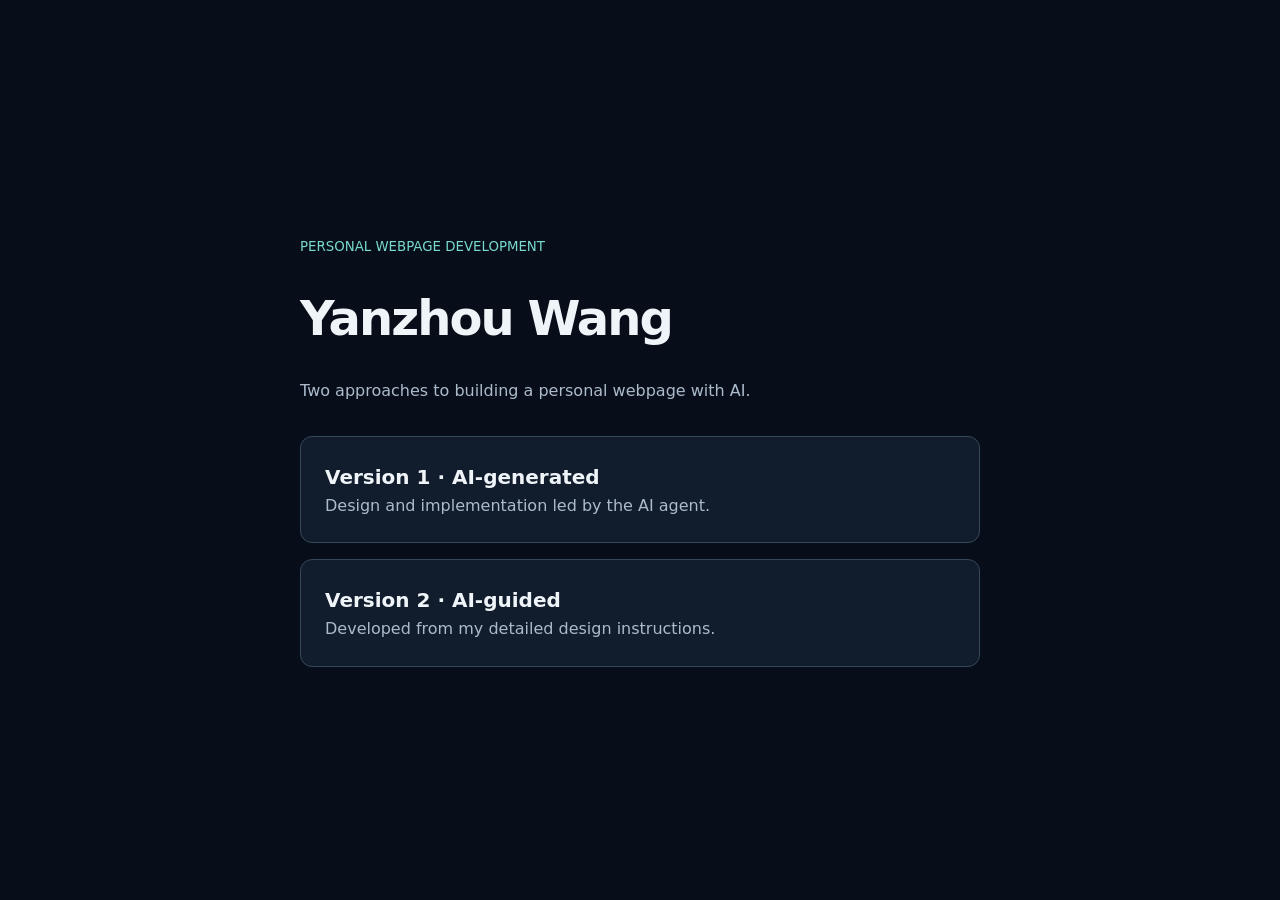
<file: index.html>
<!doctype html>
<html lang="en">
<head>
  <meta charset="utf-8">
  <meta name="viewport" content="width=device-width, initial-scale=1">
  <meta name="description" content="Two approaches to AI-assisted personal webpage development by Yanzhou Wang.">
  <title>Yanzhou Wang | Personal Webpages</title>
  <style>
    *{box-sizing:border-box}body{margin:0;min-height:100vh;display:grid;place-items:center;background:#080e19;color:#eff4f8;font:16px/1.6 system-ui,sans-serif;padding:32px}main{max-width:680px;width:100%}p{color:#acbbcc}h1{font-size:clamp(32px,6vw,48px);line-height:1.15;letter-spacing:-.04em}nav{display:grid;gap:16px;margin-top:32px}a{display:block;padding:24px;border:1px solid #34485b;border-radius:12px;color:inherit;text-decoration:none;background:#111d2d}a:hover{border-color:#78dacf}a:focus-visible{outline:3px solid #78dacf;outline-offset:5px}a strong{display:block;font-size:20px}a span{color:#acbbcc}small{color:#78dacf}
  </style>
</head>
<body><main><small>PERSONAL WEBPAGE DEVELOPMENT</small><h1>Yanzhou Wang</h1><p>Two approaches to building a personal webpage with AI.</p><nav aria-label="Choose a webpage version"><a href="./ai-generated-page.html"><strong>Version 1 · AI-generated</strong><span>Design and implementation led by the AI agent.</span></a><a href="./me-designed-page.html"><strong>Version 2 · AI-guided</strong><span>Developed from my detailed design instructions.</span></a></nav></main></body>
</html>
</file>
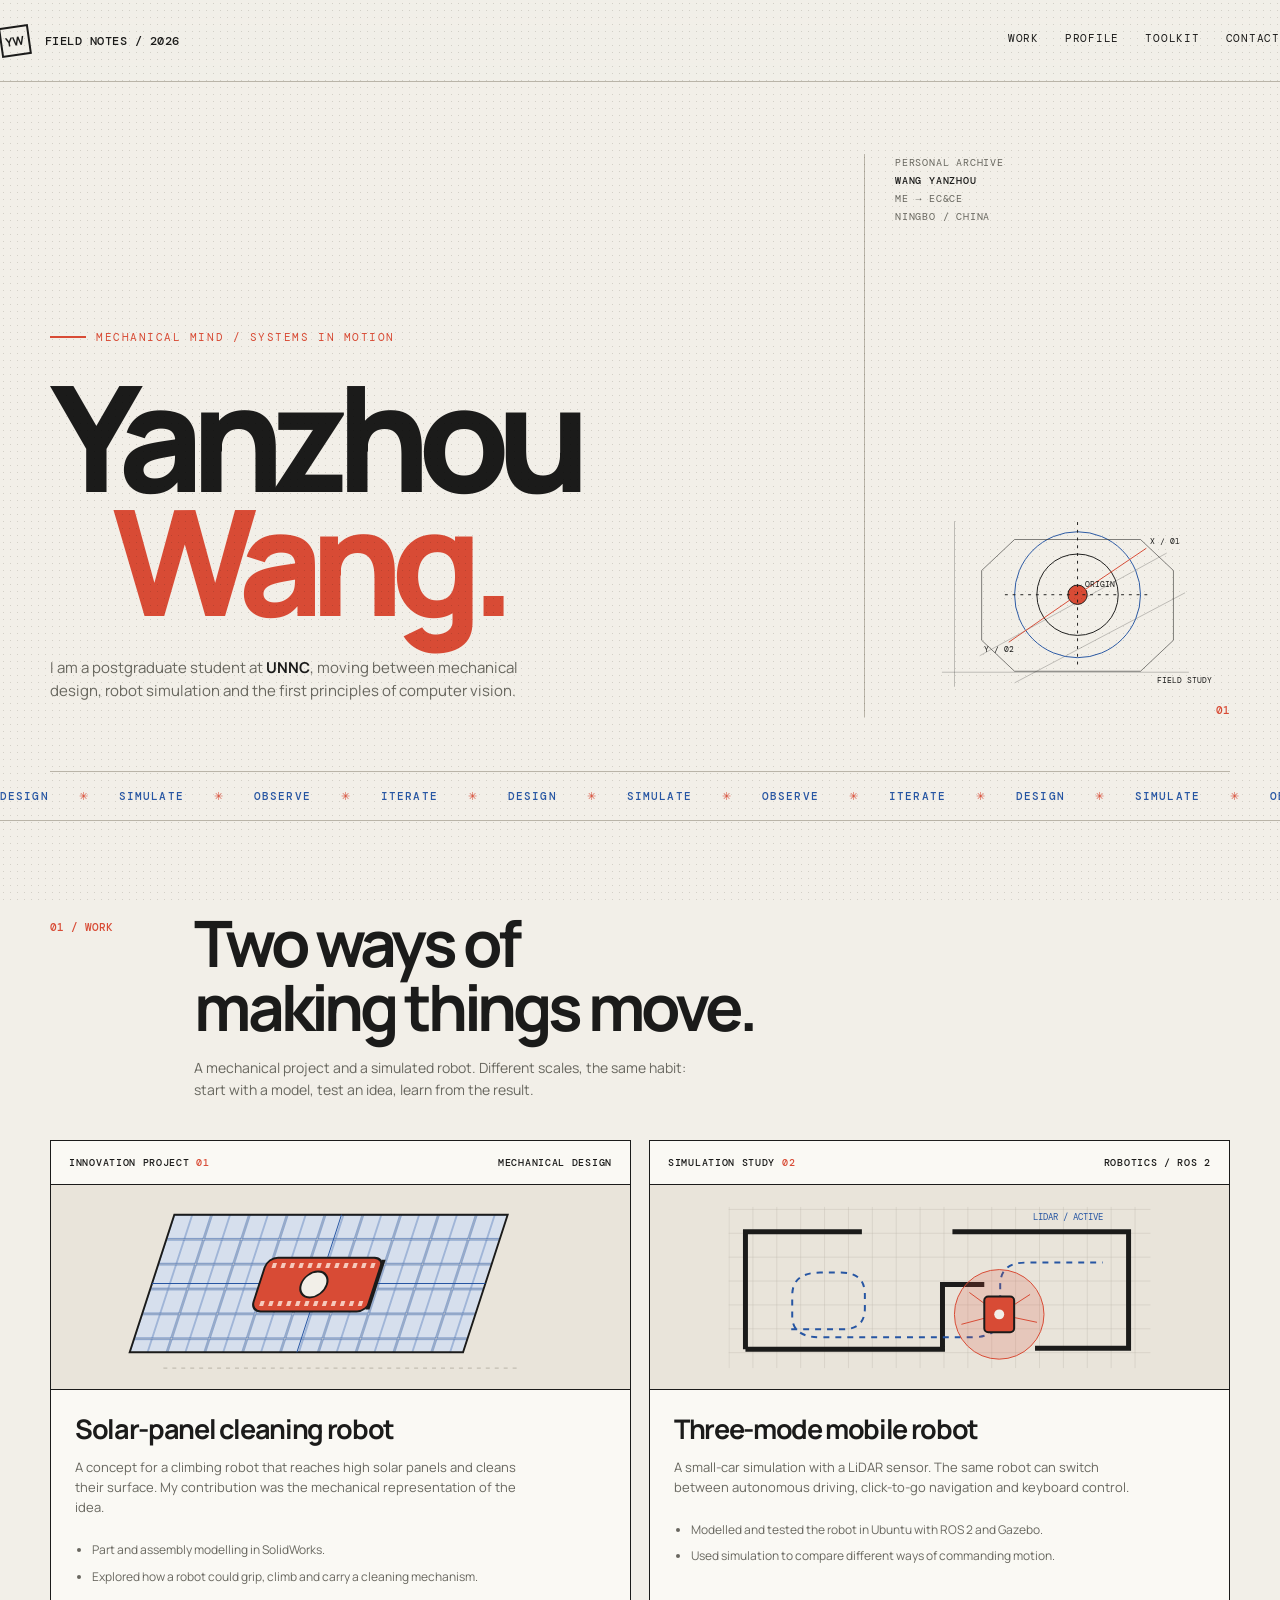
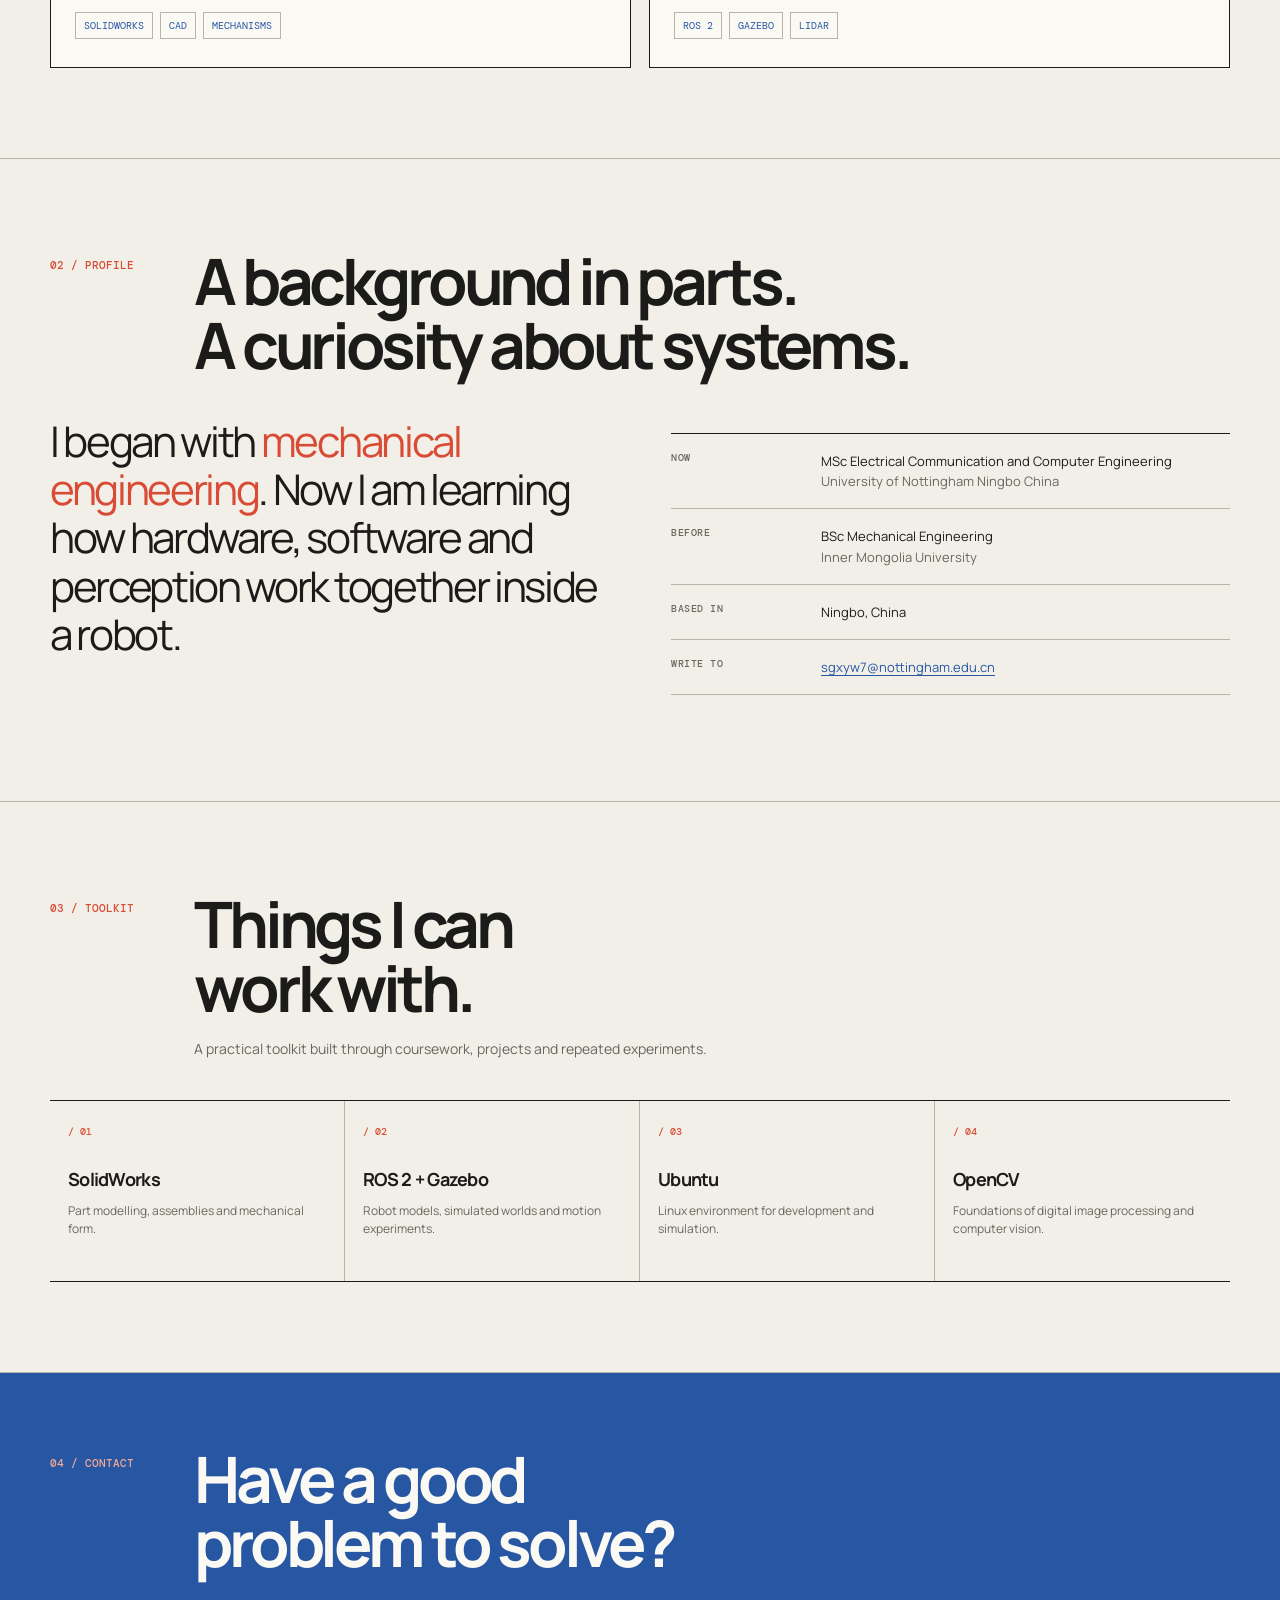
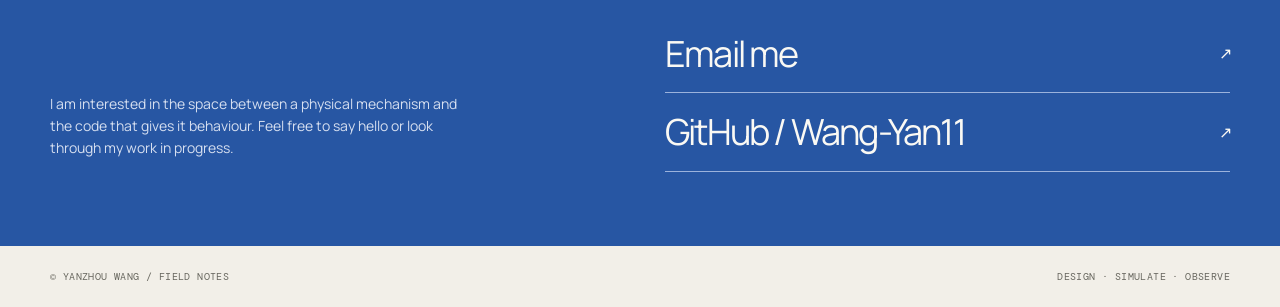
<file: ai-generated-page.html>
<!doctype html>
<html lang="en">
<head>
<meta charset="utf-8">
<meta name="viewport" content="width=device-width, initial-scale=1">
<meta name="description" content="Yanzhou Wang — mechanical engineering, robotics and computer vision."
>
<title>Yanzhou Wang — Field Notes</title>
<style>
@import url('https://fonts.googleapis.com/css2?family=DM+Mono:wght@400;500&family=Manrope:wght@400;500;600;700;800&display=swap');
:root{
  --paper:#f2efe8;--paper-2:#e9e4da;--ink:#1b1b1a;--muted:#68675f;
  --red:#d84b35;--blue:#2756a3;--line:#b9b4a8;--white:#faf9f4;
  --sans:'Manrope',Arial,sans-serif;--mono:'DM Mono','Courier New',monospace;
}
*{box-sizing:border-box}html{scroll-behavior:smooth;scroll-padding-top:82px}
body{margin:0;background:var(--paper);color:var(--ink);font-family:var(--sans);line-height:1.55}
body:before{content:"";position:fixed;inset:0;pointer-events:none;opacity:.25;background-image:radial-gradient(#7d786d 0.55px,transparent .55px);background-size:7px 7px;mix-blend-mode:multiply;z-index:20}
a{color:inherit;text-decoration:none}a:hover{color:var(--red)}
.wrap{width:min(1180px,calc(100% - 64px));margin-inline:auto}
.topbar{height:82px;border-bottom:1px solid var(--line);display:flex;align-items:center;justify-content:space-between;position:sticky;top:0;background:#f2efe8ed;backdrop-filter:blur(12px);z-index:10}
.masthead{display:flex;align-items:center;gap:15px;font:500 12px var(--mono);letter-spacing:.04em}.mark{width:30px;height:30px;border:2px solid var(--ink);display:grid;place-items:center;font:700 12px var(--sans);transform:rotate(-8deg)}
.nav{display:flex;gap:26px;font:400 11px var(--mono);text-transform:uppercase;letter-spacing:.07em}.nav a{padding-bottom:4px;border-bottom:1px solid transparent}.nav a:hover{border-color:var(--red)}
.hero{min-height:690px;padding:72px 0 54px;display:grid;grid-template-columns:1.35fr .65fr;gap:54px;align-items:end;border-bottom:1px solid var(--line)}
.eyebrow{font:400 11px var(--mono);letter-spacing:.14em;text-transform:uppercase;color:var(--red);display:flex;align-items:center;gap:10px}.eyebrow:before{content:"";width:36px;height:2px;background:var(--red)}
h1{font-size:clamp(70px,11.5vw,166px);line-height:.84;letter-spacing:-.09em;font-weight:800;margin:30px 0 34px;max-width:850px}h1 span{color:var(--red);display:block;margin-left:.42em}
.hero-copy{max-width:490px;color:var(--muted);font-size:15px}.hero-copy strong{color:var(--ink);font-weight:700}.hero-side{align-self:stretch;display:flex;flex-direction:column;justify-content:space-between;border-left:1px solid var(--line);padding-left:30px}.stamp{font:400 10px var(--mono);line-height:1.8;color:var(--muted);text-transform:uppercase;letter-spacing:.08em}.stamp b{color:var(--ink);font-weight:500}.hero-diagram{margin-top:auto;position:relative;min-height:225px;display:grid;place-items:center}.hero-diagram svg{width:100%;max-width:310px;height:auto}.hero-diagram:after{content:"01";position:absolute;right:0;bottom:0;color:var(--red);font:500 11px var(--mono)}
.ticker{overflow:hidden;border-bottom:1px solid var(--line);white-space:nowrap;font:500 11px var(--mono);letter-spacing:.1em;text-transform:uppercase;color:var(--blue)}.ticker-track{display:inline-block;padding:17px 0;animation:move 28s linear infinite}.ticker i{font-style:normal;color:var(--red);padding:0 22px}@keyframes move{to{transform:translateX(-40%)}}
.section{padding:90px 0;border-bottom:1px solid var(--line)}.section-top{display:grid;grid-template-columns:120px 1fr;gap:24px;margin-bottom:40px}.section-no{font:500 11px var(--mono);color:var(--red);padding-top:9px}.section-title{font-size:clamp(38px,5vw,64px);line-height:1;letter-spacing:-.065em;margin:0;font-weight:700}.section-intro{max-width:520px;color:var(--muted);margin:18px 0 0;font-size:14px}
.projects{display:grid;grid-template-columns:1fr 1fr;gap:18px}.project{border:1px solid var(--ink);background:var(--white);min-height:500px;display:flex;flex-direction:column;transition:transform .25s,box-shadow .25s}.project:hover{transform:translate(-5px,-5px);box-shadow:8px 8px 0 var(--blue)}.project-head{display:flex;justify-content:space-between;align-items:center;border-bottom:1px solid var(--ink);padding:15px 18px;font:500 10px var(--mono);text-transform:uppercase;letter-spacing:.07em}.project-head em{font-style:normal;color:var(--red)}.project-visual{height:205px;background:var(--paper-2);border-bottom:1px solid var(--ink);display:grid;place-items:center;overflow:hidden}.project-visual svg{width:100%;height:100%}.project-body{padding:24px 24px 28px;display:flex;flex-direction:column;flex:1}.project h3{font-size:27px;letter-spacing:-.05em;line-height:1.08;margin:0 0 13px}.project p{color:var(--muted);font-size:13px;margin:0 0 20px;max-width:470px}.project ul{margin:0;padding:0 0 0 17px;color:var(--muted);font-size:12px}.project li{padding:4px 0}.labels{display:flex;gap:7px;flex-wrap:wrap;margin-top:auto;padding-top:22px}.label{border:1px solid var(--line);font:400 10px var(--mono);padding:6px 8px;color:var(--blue)}
.about-grid{display:grid;grid-template-columns:1fr 1fr;gap:62px;align-items:start}.statement{font-size:clamp(25px,3.3vw,44px);line-height:1.14;letter-spacing:-.055em;margin:0}.statement mark{background:none;color:var(--red)}.facts{border-top:1px solid var(--ink)}.fact{display:grid;grid-template-columns:150px 1fr;padding:17px 0;border-bottom:1px solid var(--line);font-size:13px}.fact dt{font:500 10px var(--mono);text-transform:uppercase;color:var(--muted);letter-spacing:.05em}.fact dd{margin:0}.fact a{color:var(--blue);text-decoration:underline;text-decoration-thickness:1px;text-underline-offset:3px}
.toolkit{display:grid;grid-template-columns:repeat(4,1fr);gap:0;border-top:1px solid var(--ink);border-bottom:1px solid var(--ink)}.tool{padding:24px 18px 26px;border-right:1px solid var(--line);min-height:180px}.tool:last-child{border-right:0}.tool-num{font:500 10px var(--mono);color:var(--red)}.tool h3{font-size:18px;letter-spacing:-.04em;margin:28px 0 8px}.tool p{color:var(--muted);font-size:12px;margin:0}
.contact{background:var(--blue);color:var(--white);padding:74px 0}.contact .section-no{color:#f3a895}.contact .section-title{color:var(--white)}.contact-grid{display:grid;grid-template-columns:1fr 1fr;gap:50px;align-items:end}.contact-copy{color:#d6dff0;max-width:410px;font-size:14px}.contact-link{font-size:clamp(21px,3vw,36px);letter-spacing:-.05em;border-bottom:1px solid #9bb2dc;padding:11px 0;display:flex;justify-content:space-between;align-items:center}.contact-link span{font:400 16px var(--mono)}.contact-link:hover{color:var(--white);border-color:var(--white)}
footer{padding:24px 0;display:flex;justify-content:space-between;gap:20px;font:400 10px var(--mono);color:var(--muted);text-transform:uppercase;letter-spacing:.04em}
@media(max-width:800px){.wrap{width:calc(100% - 40px)}.hero{grid-template-columns:1fr;min-height:auto;padding:60px 0 42px;gap:40px}.hero-side{border-left:0;border-top:1px solid var(--line);padding:22px 0 0;min-height:340px}.hero-diagram{max-width:350px}.projects,.about-grid,.contact-grid{grid-template-columns:1fr}.toolkit{grid-template-columns:1fr 1fr}.tool:nth-child(2){border-right:0}.tool:nth-child(-n+2){border-bottom:1px solid var(--line)}.section{padding:60px 0}.section-top{grid-template-columns:65px 1fr}.nav{gap:13px}.topbar{height:72px}}
@media(max-width:520px){.nav{font-size:9px;gap:9px}.nav a:nth-child(2){display:none}h1{font-size:68px}.project{min-height:0}.project-visual{height:165px}.toolkit{grid-template-columns:1fr}.tool{border-right:0!important;border-bottom:1px solid var(--line)!important;min-height:0}.tool:last-child{border-bottom:0!important}.fact{grid-template-columns:115px 1fr}.ticker-track{animation-duration:20s}footer{display:block}footer span{display:block;margin:5px 0}}
@media(prefers-reduced-motion:reduce){html{scroll-behavior:auto}.ticker-track{animation:none}.project{transition:none}.project:hover{transform:none}}
</style>
</head>
<body>
<header class="topbar"><div class="wrap" style="display:flex;align-items:center;justify-content:space-between;width:100%"><a class="masthead" href="#top"><span class="mark">YW</span><span>FIELD NOTES / 2026</span></a><nav class="nav" aria-label="Main navigation"><a href="#work">Work</a><a href="#profile">Profile</a><a href="#toolkit">Toolkit</a><a href="#contact">Contact</a></nav></div></header>
<main id="top">
<section class="wrap hero"><div><div class="eyebrow">Mechanical mind / systems in motion</div><h1>Yanzhou<br><span>Wang.</span></h1><p class="hero-copy">I am a postgraduate student at <strong>UNNC</strong>, moving between mechanical design, robot simulation and the first principles of computer vision.</p></div><aside class="hero-side"><div class="stamp">PERSONAL ARCHIVE<br><b>WANG YANZHOU</b><br>ME → EC&CE<br>NINGBO / CHINA</div><div class="hero-diagram"><svg viewBox="0 0 320 230" aria-label="Abstract engineering diagram" role="img"><g fill="none" stroke="#1b1b1a" stroke-width="1"><path d="M35 185H290M48 29V200M74 168L267 62M110 196L286 103" opacity=".25"/><circle cx="175" cy="105" r="65" stroke="#2756a3"/><circle cx="175" cy="105" r="42"/><circle cx="175" cy="105" r="10" fill="#d84b35"/><path d="M175 30V180M100 105H250" stroke-dasharray="3 5"/><path d="M110 48L240 48L274 80L274 152L240 184L110 184L76 152L76 80Z" stroke="#1b1b1a" opacity=".55"/><path d="M175 105L246 57M175 105L104 154" stroke="#d84b35"/></g><g fill="#1b1b1a" font-family="DM Mono,monospace" font-size="8"><text x="183" y="97">ORIGIN</text><text x="250" y="53">X / 01</text><text x="78" y="164">Y / 02</text><text x="257" y="196">FIELD STUDY</text></g></svg></div></aside></section>
<div class="ticker"><div class="ticker-track">DESIGN <i>✳</i> SIMULATE <i>✳</i> OBSERVE <i>✳</i> ITERATE <i>✳</i> DESIGN <i>✳</i> SIMULATE <i>✳</i> OBSERVE <i>✳</i> ITERATE <i>✳</i> DESIGN <i>✳</i> SIMULATE <i>✳</i> OBSERVE <i>✳</i> ITERATE <i>✳</i></div></div>
<section id="work" class="section"><div class="wrap"><div class="section-top"><div class="section-no">01 / WORK</div><div><h2 class="section-title">Two ways of<br>making things move.</h2><p class="section-intro">A mechanical project and a simulated robot. Different scales, the same habit: start with a model, test an idea, learn from the result.</p></div></div><div class="projects">
<article class="project"><div class="project-head"><span>Innovation project <em>01</em></span><span>Mechanical design</span></div><div class="project-visual"><svg viewBox="0 0 520 205" role="img" aria-label="Abstract drawing of a solar panel cleaning robot"><defs><pattern id="p1" width="38" height="25" patternUnits="userSpaceOnUse"><rect width="37" height="24" fill="#d6dfed" stroke="#2756a3" stroke-width=".8"/><path d="M18 0V24" stroke="#2756a3" stroke-width=".6"/></pattern></defs><g transform="translate(93 30) skewX(-18)"><rect width="335" height="138" fill="url(#p1)" stroke="#1b1b1a" stroke-width="2"/><path d="M0 69H335M168 0V138" stroke="#2756a3" stroke-width="1"/><rect x="108" y="43" width="117" height="54" rx="10" fill="#d84b35" stroke="#1b1b1a" stroke-width="2"/><path d="M115 51H218M115 89H218" stroke="#f7c9bc" stroke-width="5" stroke-dasharray="4 5"/><circle cx="163" cy="70" r="13" fill="#f2efe8" stroke="#1b1b1a" stroke-width="2"/><path d="M225 45V95" stroke="#1b1b1a" stroke-width="4"/></g><path d="M82 184H438" stroke="#b9b4a8" stroke-dasharray="4 5"/></svg></div><div class="project-body"><h3>Solar-panel cleaning robot</h3><p>A concept for a climbing robot that reaches high solar panels and cleans their surface. My contribution was the mechanical representation of the idea.</p><ul><li>Part and assembly modelling in SolidWorks.</li><li>Explored how a robot could grip, climb and carry a cleaning mechanism.</li></ul><div class="labels"><span class="label">SOLIDWORKS</span><span class="label">CAD</span><span class="label">MECHANISMS</span></div></div></article>
<article class="project"><div class="project-head"><span>Simulation study <em>02</em></span><span>Robotics / ROS 2</span></div><div class="project-visual"><svg viewBox="0 0 520 205" role="img" aria-label="Abstract map with a mobile robot and lidar rays"><defs><pattern id="p2" width="24" height="24" patternUnits="userSpaceOnUse"><path d="M24 0H0V24" fill="none" stroke="#b9b4a8" stroke-width=".7"/></pattern></defs><rect x="48" y="22" width="424" height="162" fill="url(#p2)"/><path d="M65 165V47H182M273 47H450V164H356M65 165H263V100H305" fill="none" stroke="#1b1b1a" stroke-width="5"/><path d="M111 145H163Q185 145 185 124V110Q185 88 161 88H140Q112 88 112 111V132Q112 153 140 153H293Q321 153 321 130V101Q321 78 346 78H424" fill="none" stroke="#2756a3" stroke-width="2" stroke-dasharray="6 6"/><g transform="translate(320 130)"><circle r="45" fill="#d84b3530" stroke="#d84b35" stroke-width="1"/><path d="M0 0L-30 -22M0 0L31 -20M0 0L38 8M0 0L-38 10" stroke="#d84b35" stroke-width="1"/><rect x="-15" y="-18" width="30" height="36" rx="4" fill="#d84b35" stroke="#1b1b1a" stroke-width="2"/><circle r="5" fill="#f2efe8"/></g><text x="354" y="35" font-family="DM Mono,monospace" font-size="9" fill="#2756a3">LIDAR / ACTIVE</text></svg></div><div class="project-body"><h3>Three-mode mobile robot</h3><p>A small-car simulation with a LiDAR sensor. The same robot can switch between autonomous driving, click-to-go navigation and keyboard control.</p><ul><li>Modelled and tested the robot in Ubuntu with ROS 2 and Gazebo.</li><li>Used simulation to compare different ways of commanding motion.</li></ul><div class="labels"><span class="label">ROS 2</span><span class="label">GAZEBO</span><span class="label">LIDAR</span></div></div></article></div></div></section>
<section id="profile" class="section"><div class="wrap"><div class="section-top"><div class="section-no">02 / PROFILE</div><div><h2 class="section-title">A background in parts.<br>A curiosity about systems.</h2></div></div><div class="about-grid"><p class="statement">I began with <mark>mechanical engineering</mark>. Now I am learning how hardware, software and perception work together inside a robot.</p><dl class="facts"><div class="fact"><dt>Now</dt><dd>MSc Electrical Communication and Computer Engineering<br><span style="color:var(--muted)">University of Nottingham Ningbo China</span></dd></div><div class="fact"><dt>Before</dt><dd>BSc Mechanical Engineering<br><span style="color:var(--muted)">Inner Mongolia University</span></dd></div><div class="fact"><dt>Based in</dt><dd>Ningbo, China</dd></div><div class="fact"><dt>Write to</dt><dd><a href="mailto:sgxyw7@nottingham.edu.cn">sgxyw7@nottingham.edu.cn</a></dd></div></dl></div></div></section>
<section id="toolkit" class="section"><div class="wrap"><div class="section-top"><div class="section-no">03 / TOOLKIT</div><div><h2 class="section-title">Things I can<br>work with.</h2><p class="section-intro">A practical toolkit built through coursework, projects and repeated experiments.</p></div></div><div class="toolkit"><article class="tool"><div class="tool-num">/ 01</div><h3>SolidWorks</h3><p>Part modelling, assemblies and mechanical form.</p></article><article class="tool"><div class="tool-num">/ 02</div><h3>ROS 2 + Gazebo</h3><p>Robot models, simulated worlds and motion experiments.</p></article><article class="tool"><div class="tool-num">/ 03</div><h3>Ubuntu</h3><p>Linux environment for development and simulation.</p></article><article class="tool"><div class="tool-num">/ 04</div><h3>OpenCV</h3><p>Foundations of digital image processing and computer vision.</p></article></div></div></section>
<section id="contact" class="contact"><div class="wrap"><div class="section-top"><div class="section-no">04 / CONTACT</div><div><h2 class="section-title">Have a good<br>problem to solve?</h2></div></div><div class="contact-grid"><p class="contact-copy">I am interested in the space between a physical mechanism and the code that gives it behaviour. Feel free to say hello or look through my work in progress.</p><div><a class="contact-link" href="mailto:sgxyw7@nottingham.edu.cn">Email me <span>↗</span></a><a class="contact-link" href="https://github.com/Wang-Yan11" target="_blank" rel="noopener">GitHub / Wang-Yan11 <span>↗</span></a></div></div></div></section>
</main><footer class="wrap"><span>© YANZHOU WANG / FIELD NOTES</span><span>DESIGN · SIMULATE · OBSERVE</span></footer>
</body></html>
</file>
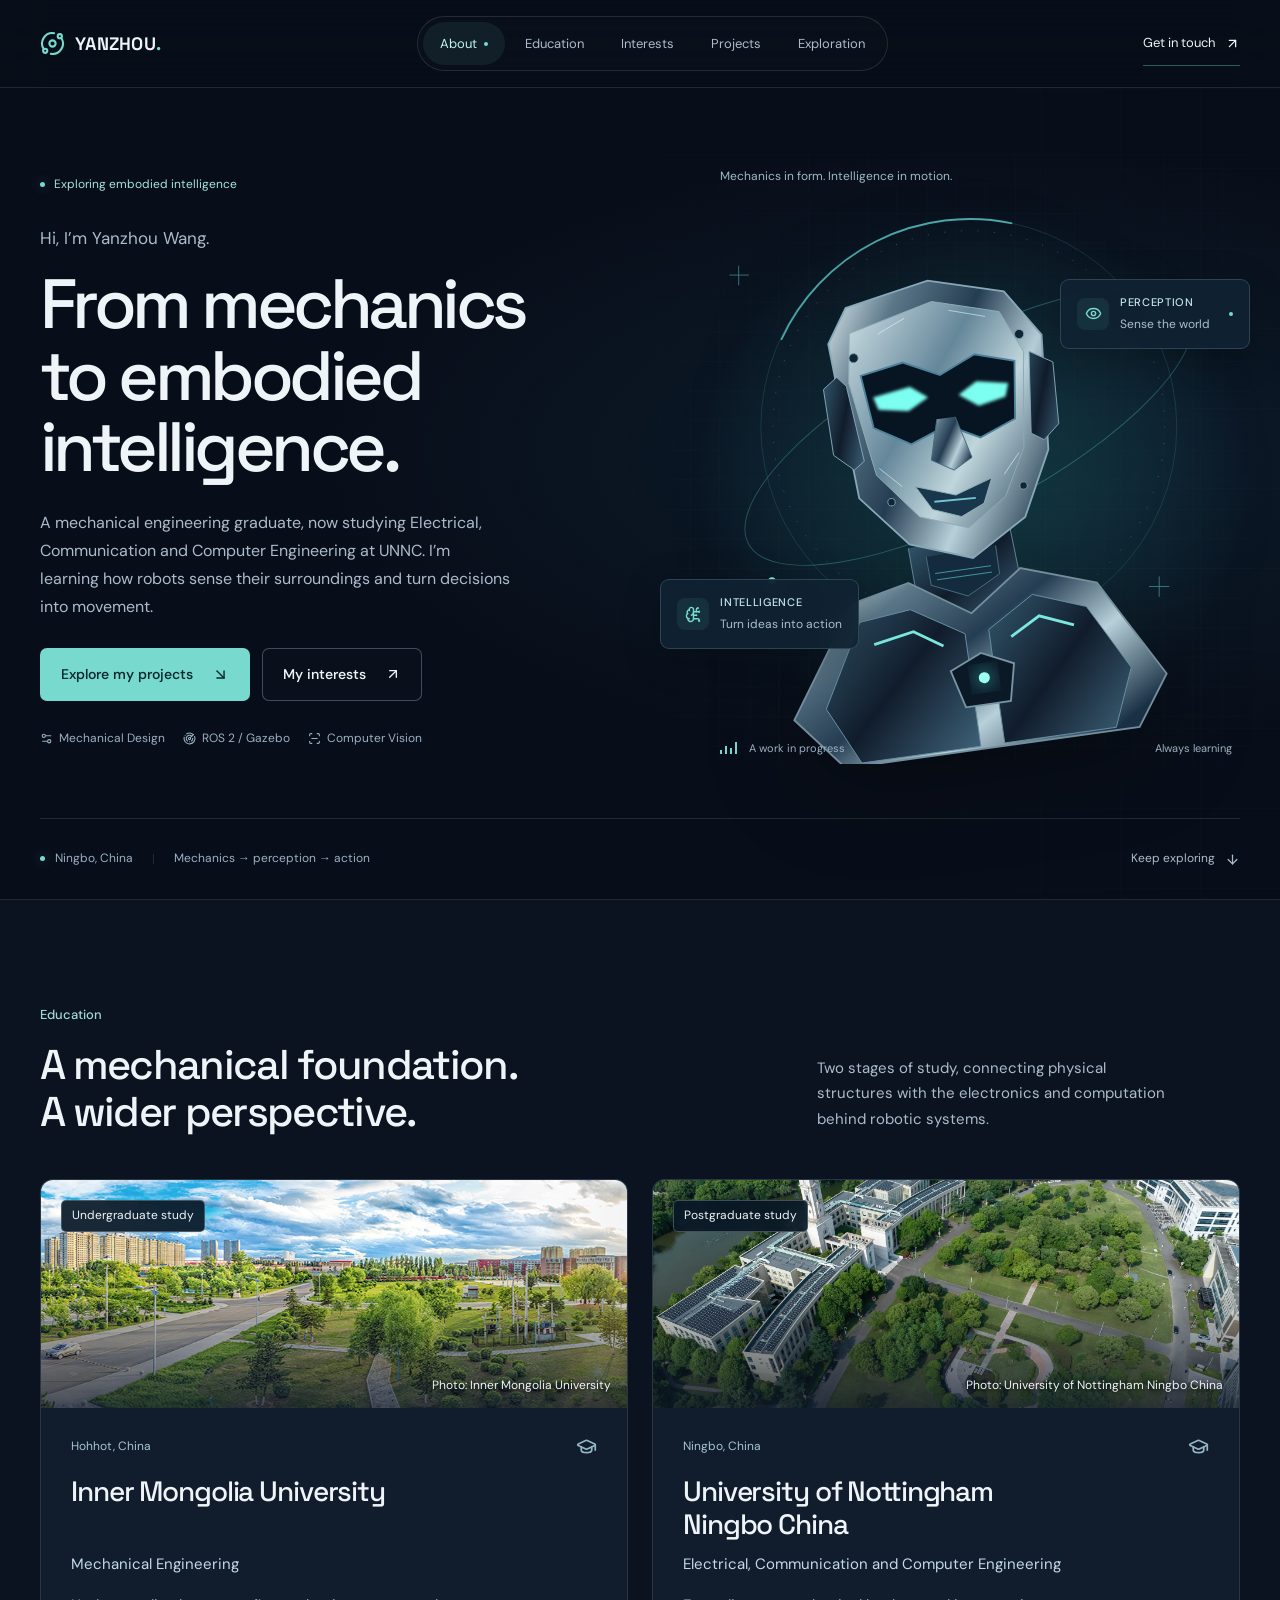
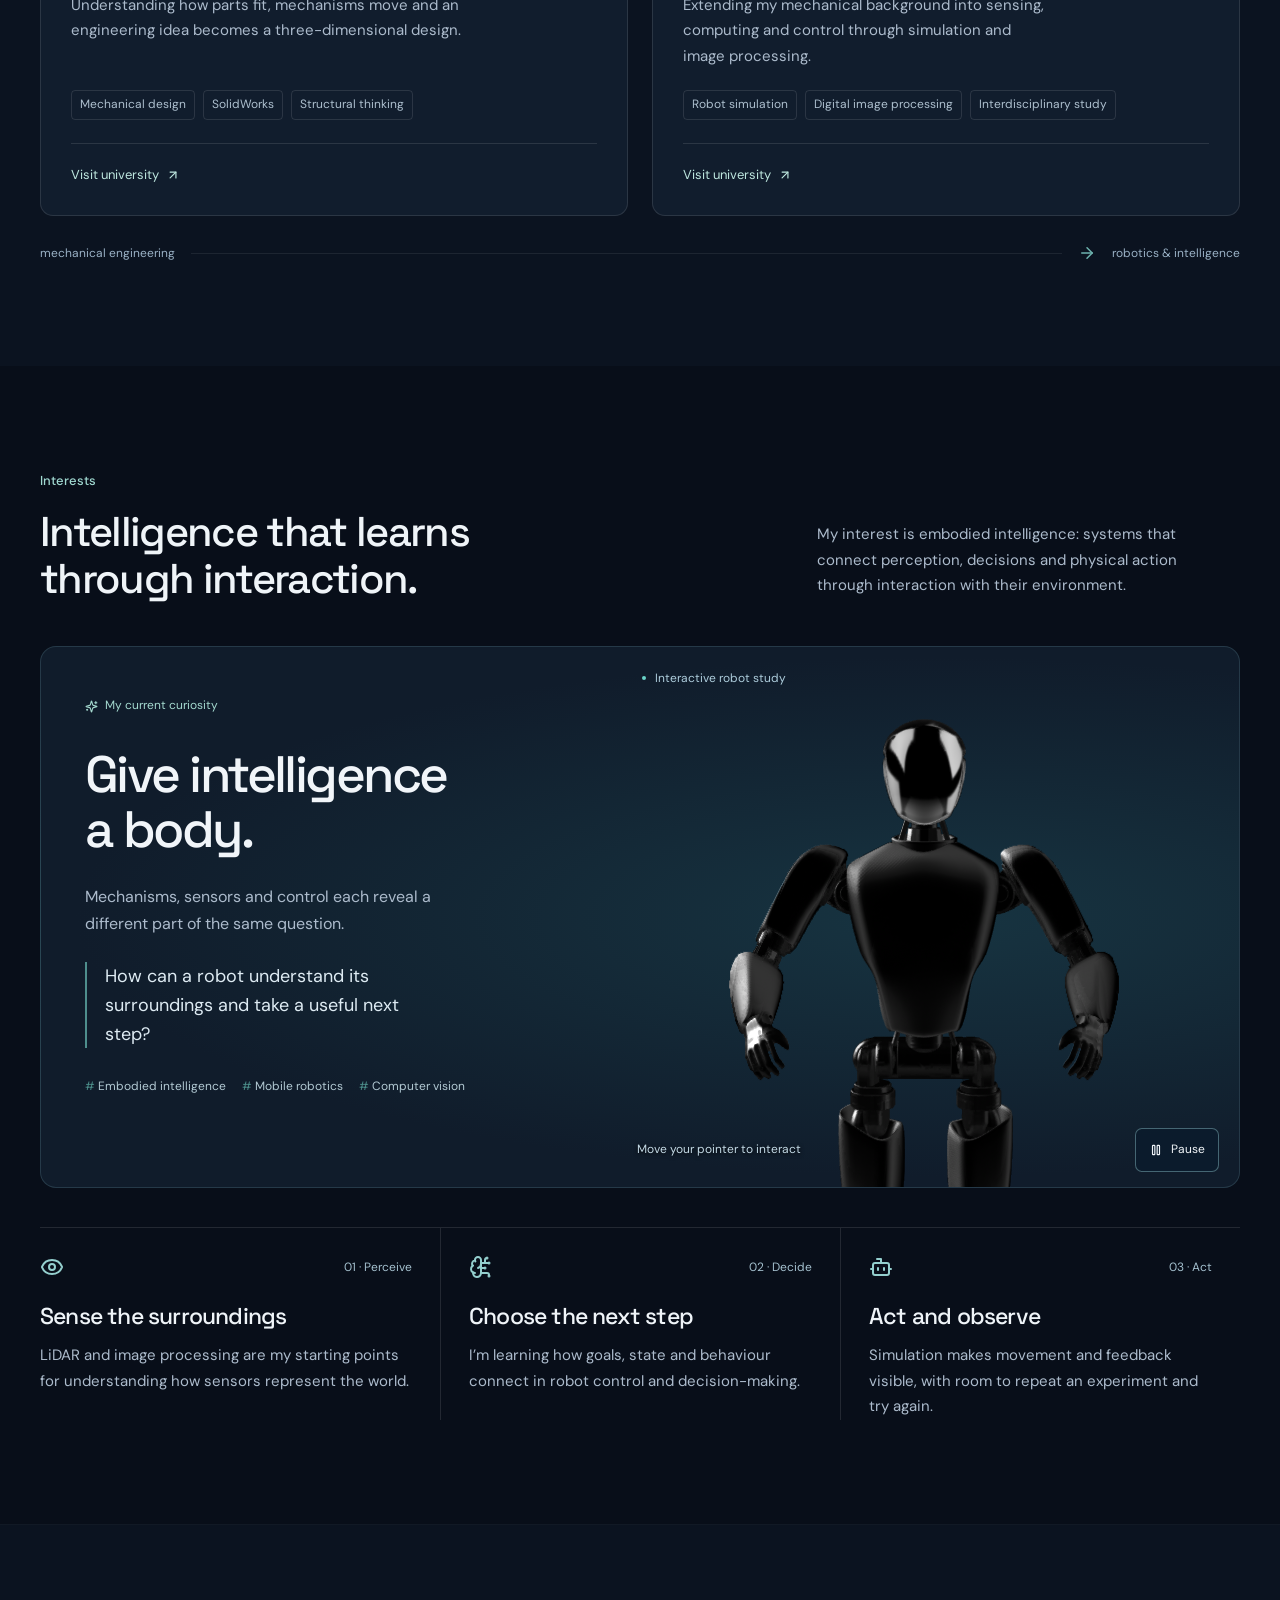
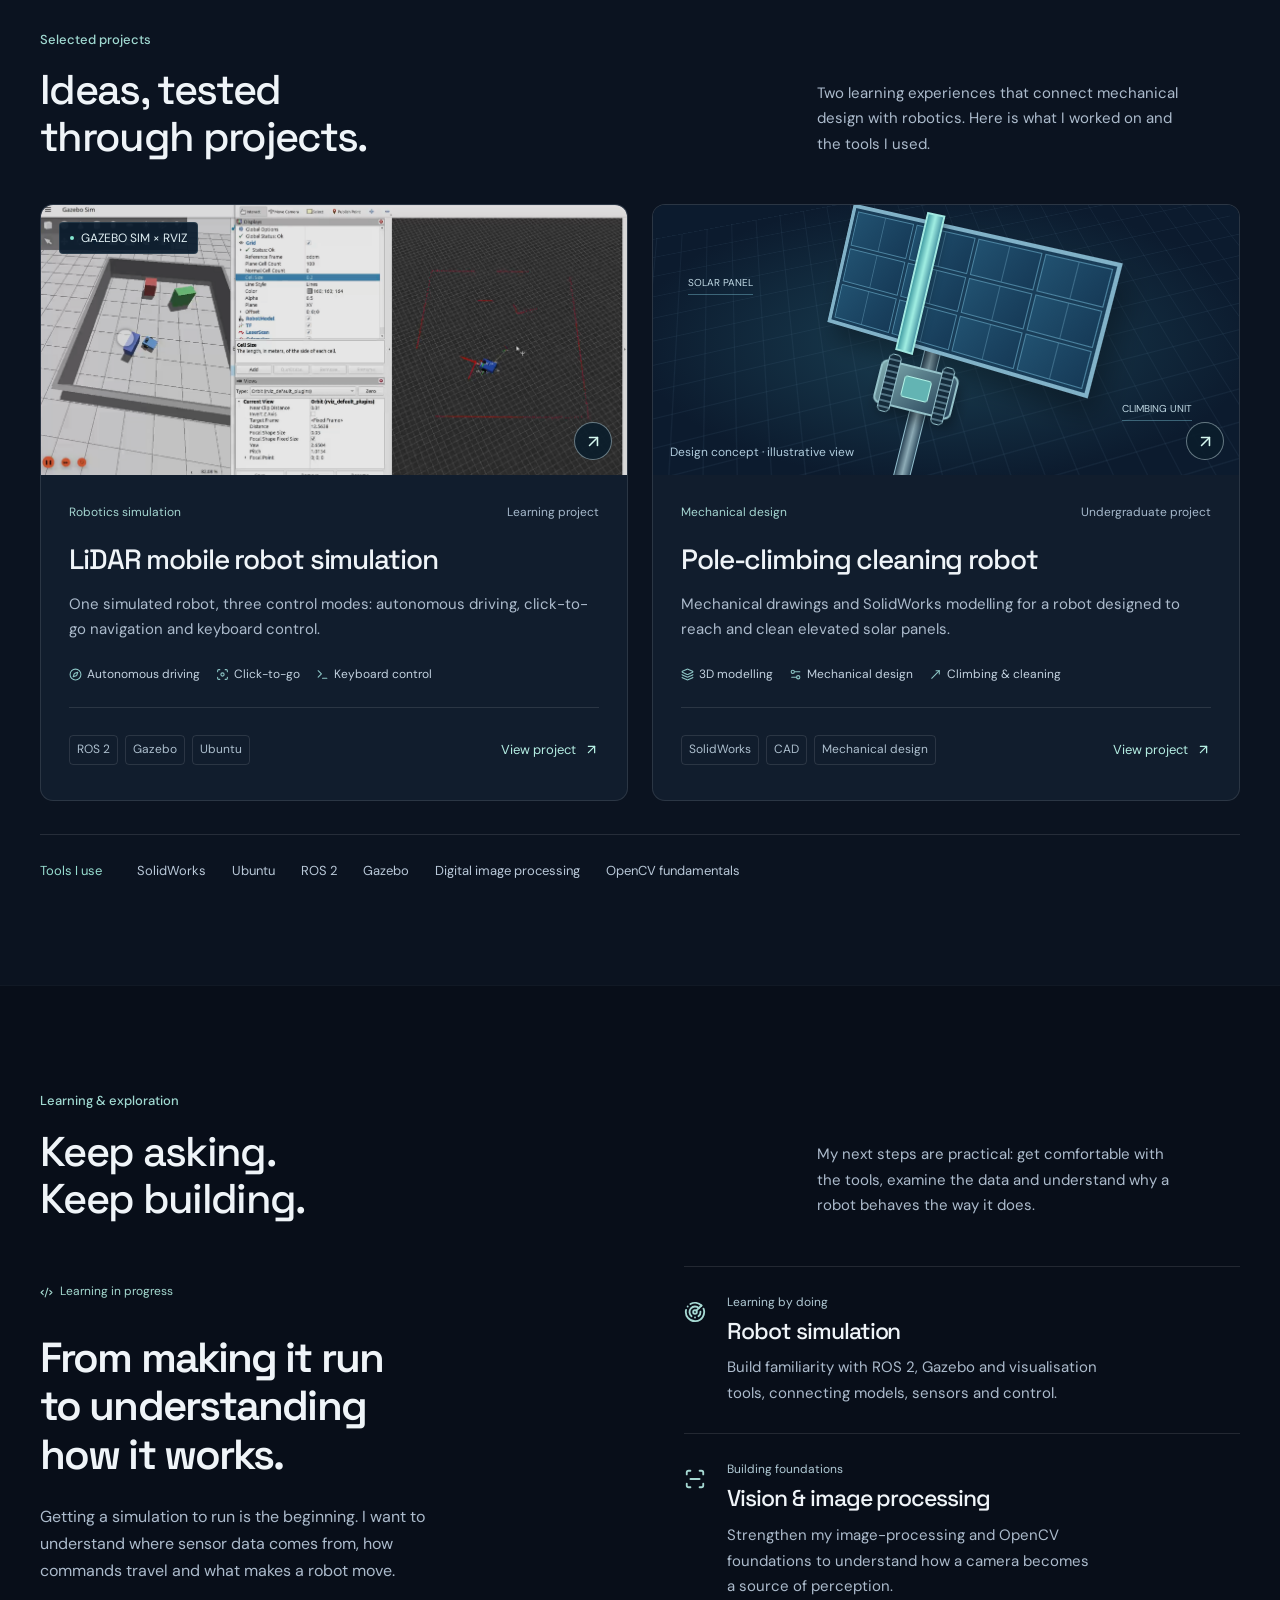
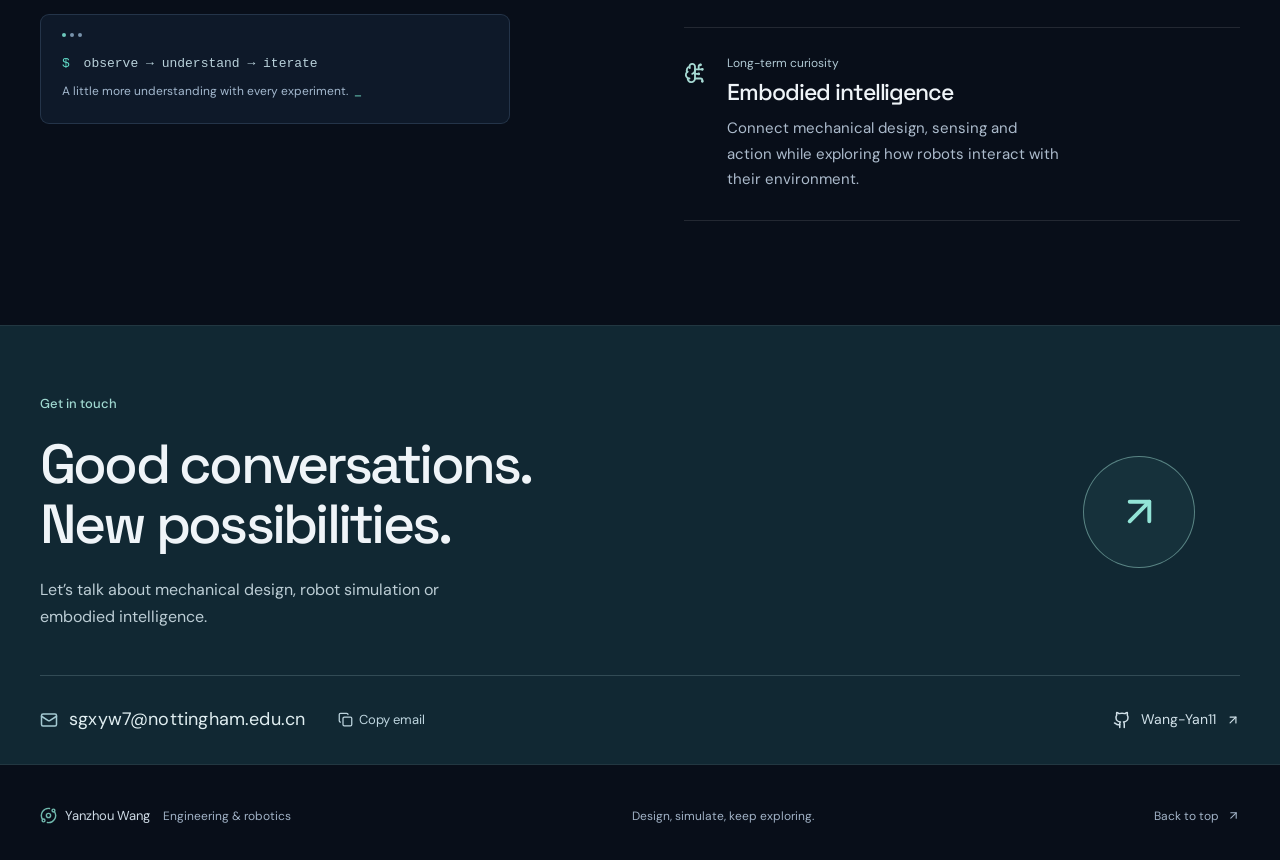
<file: me-designed-page.html>
<!doctype html>
<html lang="en"><head><meta charset="UTF-8"/><meta name="viewport" content="width=device-width,initial-scale=1.0"/><meta name="theme-color" content="#080e19"/><meta name="description" content="Yanzhou Wang: a mechanical engineering graduate exploring embodied intelligence, ROS 2, Gazebo and computer vision."/><link rel="preload" href="./assets/space-grotesk-latin-wght-normal-BhU9QXUp.woff2" as="font" type="font/woff2" crossorigin/><link rel="preload" href="./assets/dm-sans-latin-wght-normal-Xz1IZZA0.woff2" as="font" type="font/woff2" crossorigin/><title>Yanzhou Wang | Engineering & Robotics</title>  <script type="module" crossorigin src="./assets/index-DFXoV4qP.js"></script>
  <link rel="stylesheet" crossorigin href="./assets/index-LYCf4A8Y.css">
</head><body><div id="root"></div></body></html>
</file>
